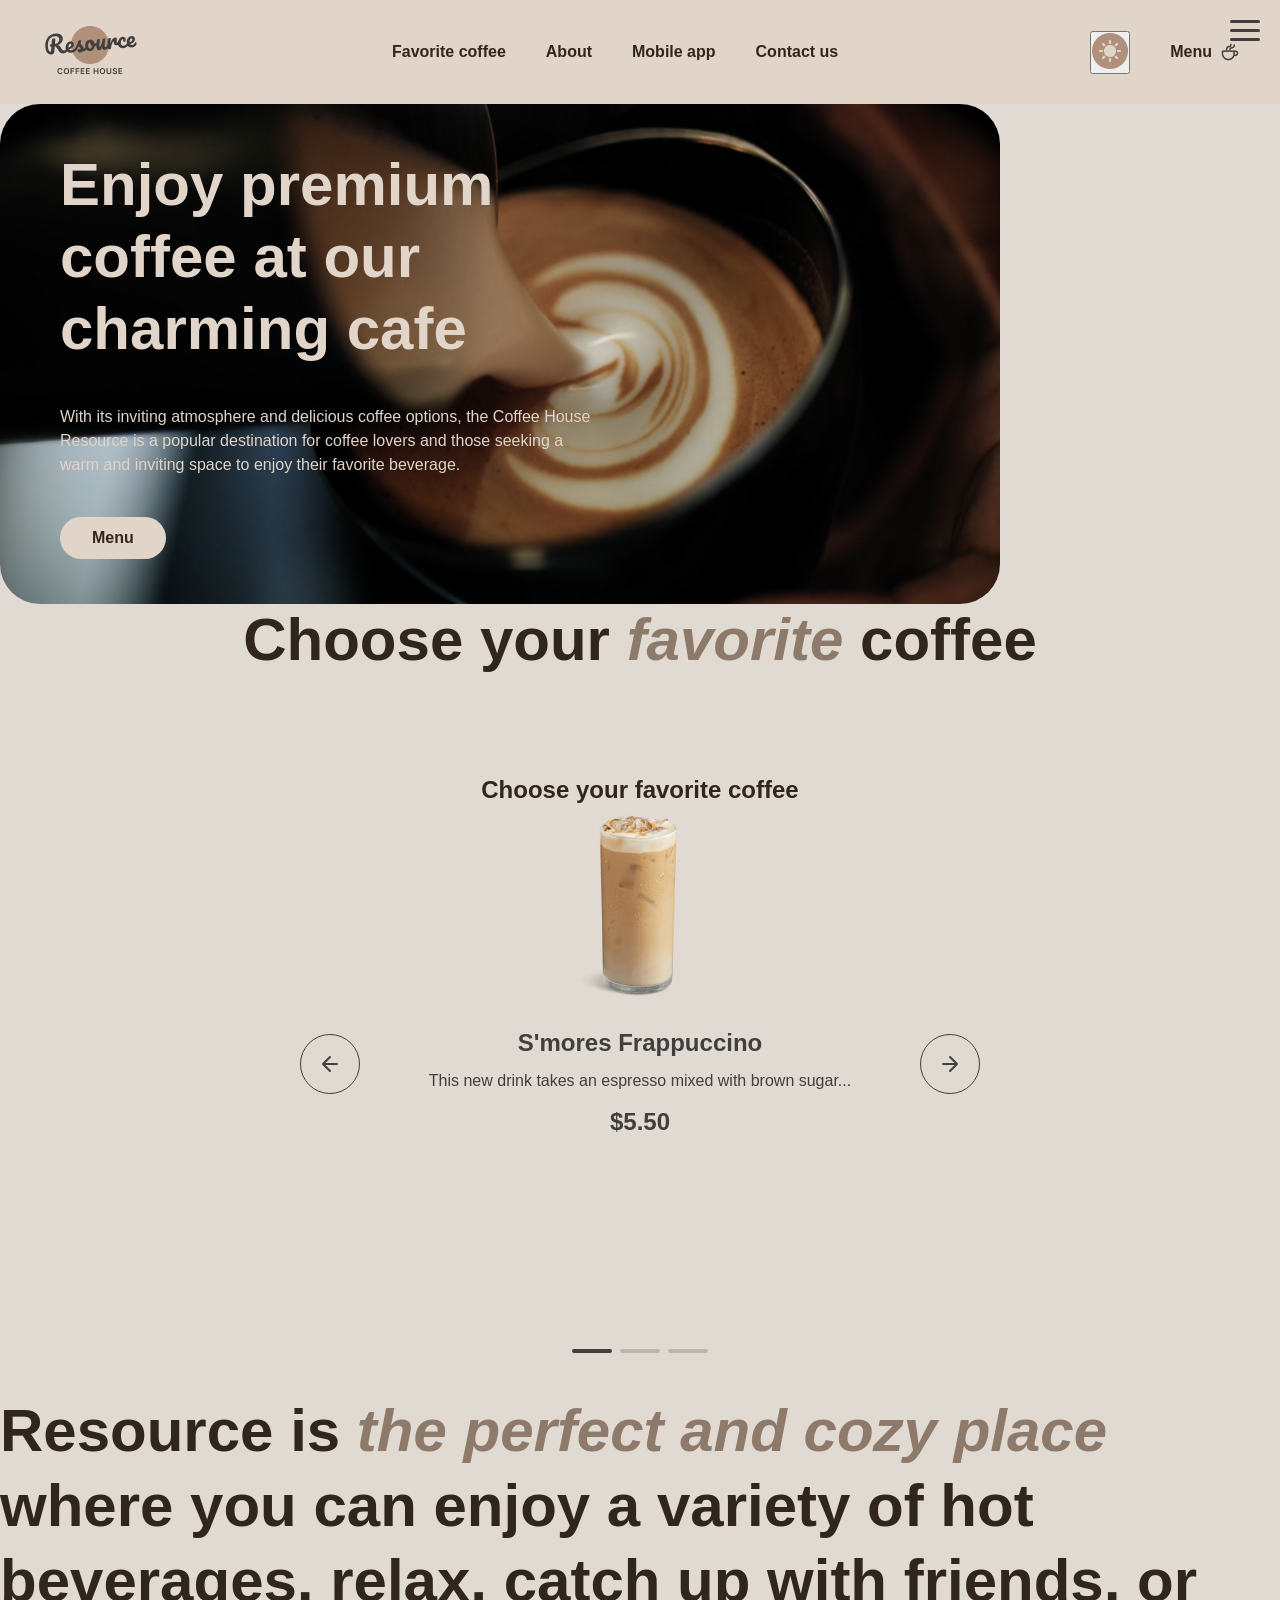
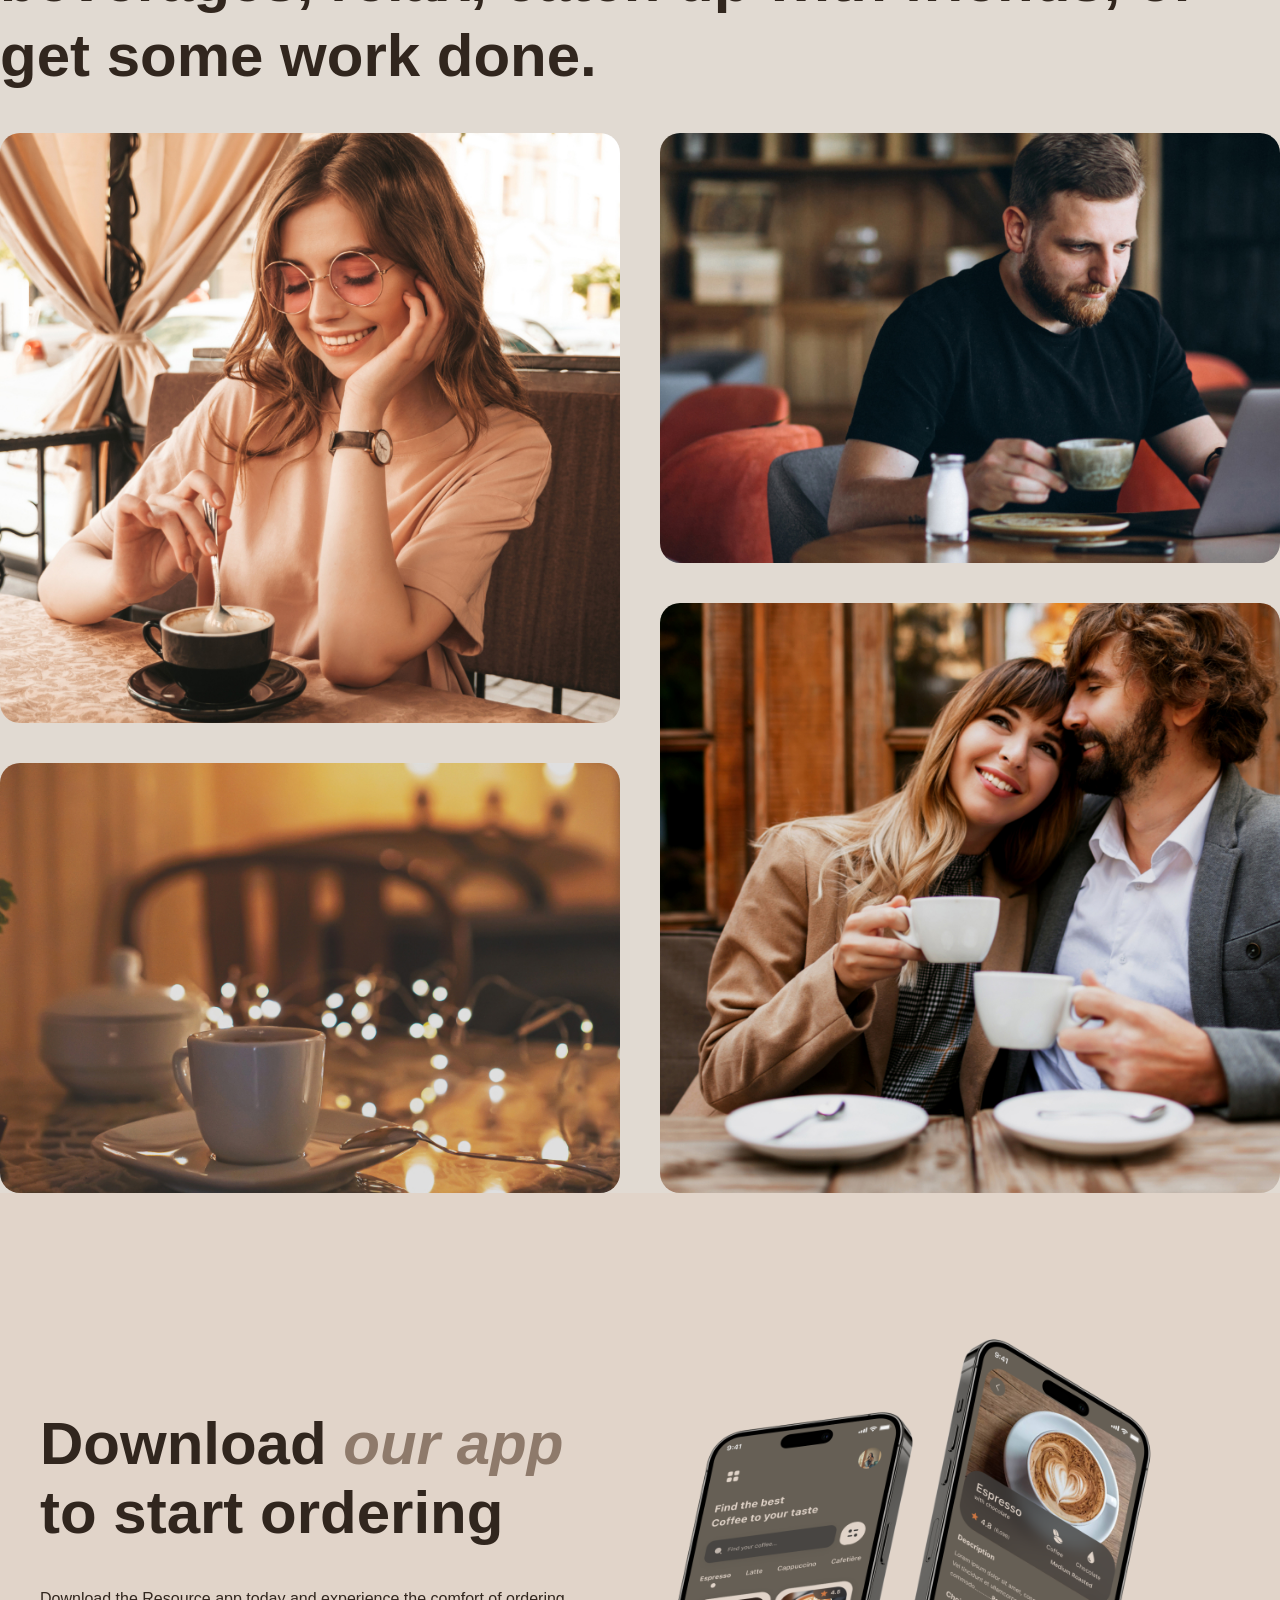
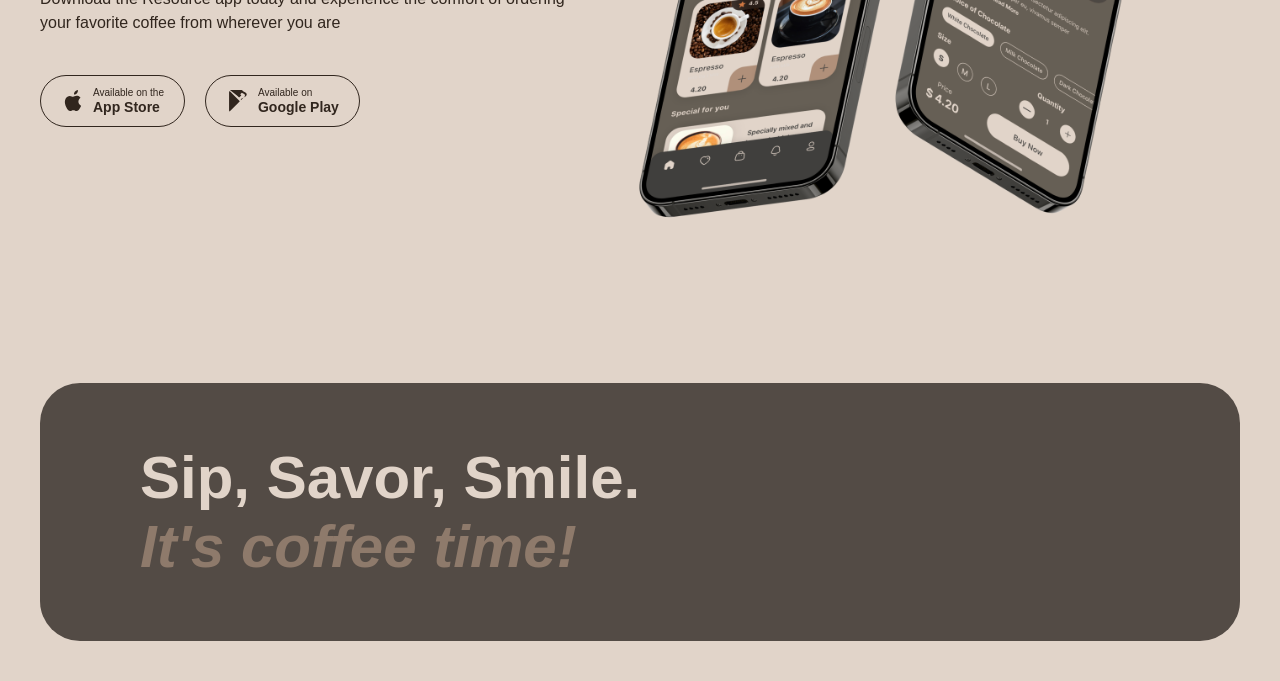
<file: index.html>
<!DOCTYPE html>
<html lang="en">
<head>
  <meta charset="UTF-8">
  <meta name="viewport" content="width=device-width, initial-scale=1.0">
  <title>Coffee House - Home</title>
  <link rel="stylesheet" href="style.css">
  <script src="script.js"></script>
</head>
<body>

  <header class="site-header">
    <div class="header-container">

      <a href="index.html" class="logo">
   <img src="img/logo.png" alt="">
      </a>
  
      <nav class="main-nav">
        <ul class="nav-list">
          <li><a href="#main" class="nav-link">Favorite coffee</a></li>
          <li><a href="#about" class="nav-link">About</a></li>
          <li><a href="#mobileapp" class="nav-link">Mobile app</a></li>
          <li><a href="#contactus" class="nav-link">Contact us</a></li>
        </ul>
      </nav>
  
      <div class="header-actions">
<button class="theme-button" id="theme-toggle" aria-label="Toggle theme">
  <span class="toggle-icon active"><img src="img/Light.png" alt="Светлая тема"></span>
  <span class="toggle-icon"><img src="img/Dark.png" alt="Темная тема"></span>
</button>


        <a href="menu.html" class="menu-btn">
          Menu 
          <img src="img/coffee-cup.png" alt="">
        </a>
<button class="menu-toggle" id="menuToggle" aria-label="Открыть меню">
  <span class="bar"></span>
  <span class="bar"></span>
  <span class="bar"></span>
</button>

<nav class="mobile-menu" id="mobileMenu">
  <div class="menu-header">
    <div class="logo">Resource <span>COFFEE HOUSE</span></div>
    <button class="close-toggle" id="closeToggle">&times;</button>
  </div>

  <ul class="menu-links">
    <li><a href="#main">Favorite coffee</a></li>
    <li><a href="#about">About</a></li>
    <li><a href="#mobileapp">Mobile app</a></li>
    <li><a href="#contactus">Contact us</a></li>
    <li><a href="#menu" class="menu-btn">Menu <span class="cup-icon">☕</span></a></li>
  </ul>
</nav>
  </header>
  
    <section id="main">
      <div class="coffee-card">
        <div class="card-content">
          <h1 class="card-title">Enjoy premium coffee at our charming cafe</h1>
          <p class="card-text">
            With its inviting atmosphere and delicious coffee options, the Coffee House Resource is a popular destination for coffee lovers and those seeking a warm and inviting space to enjoy their favorite beverage.
          </p>
          <a href="#" class="card-button">Menu</a>
        </div>
      </div>
    </section>
 
    
    <section id="about">
      <h2 class="section-title">Choose your <span class="highlight">favorite</span> coffee</h2>
    
    
<section class="coffee-slider-section">
  <h2>Choose your <span>favorite coffee</span></h2>

  <div class="slider-container">

    <button class="slider-arrow prev-btn" id="prevBtn" aria-label="Предыдущий слайд">
      <svg width="24" height="24" viewBox="0 0 24 24" fill="none" xmlns="http://w3.org">
        <path d="M19 12H5M5 12L12 19M5 12L12 5" stroke="currentColor" stroke-width="2" stroke-linecap="round" stroke-linejoin="round"/>
      </svg>
    </button>

    <div class="slider-track">
      <div class="slide active">
        <img src="img/coffee-slider-1.png" alt="S'mores Frappuccino" class="slide-img">
        <h3 class="slide-title">S'mores Frappuccino</h3>
        <p class="slide-description">This new drink takes an espresso mixed with brown sugar...</p>
        <span class="slide-price">$5.50</span>
      </div>
      
      <div class="slide">
        <img src="img/coffee-slider-2.png" alt="Caramel Macchiato" class="slide-img">
        <h3 class="slide-title">Caramel Macchiato</h3>
        <p class="slide-description">Rich espresso meets caramel syrup and steamed milk...</p>
        <span class="slide-price">$5.00</span>
      </div>

      <div class="slide">
        <img src="img/coffee-slider-3.png" alt="Classic Iced Latte" class="slide-img">
        <h3 class="slide-title">Classic Iced Latte</h3>
        <p class="slide-description">Our signature espresso over ice, combined with fresh milk...</p>
        <span class="slide-price">$4.50</span>
      </div>
    </div>

    <button class="slider-arrow next-btn" id="nextBtn" aria-label="Следующий слайд">
      <svg width="24" height="24" viewBox="0 0 24 24" fill="none" xmlns="http://w3.org">
        <path d="M5 12H19M19 12L12 5M19 12L12 19" stroke="currentColor" stroke-width="2" stroke-linecap="round" stroke-linejoin="round"/>
      </svg>
    </button>

  </div> 

  <div class="slider-controls">
    <span class="control-line active"></span>
    <span class="control-line"></span>
    <span class="control-line"></span>
  </div>

</section> 

  </div>
    <section id="mobileapp">
      <h2 class="about-title">
        Resource is <span class="highlight-italic">the perfect and cozy place</span> where you can enjoy a variety of hot beverages, relax, catch up with friends, or get some work done.
      </h2>
    
      <div class="about-grid">
        <div class="grid-item item-1">
          <img src="img/about-1.jpg" alt="Девушка пьет кофе">
        </div>
        <div class="grid-item item-2">
          <img src="img/about-3.jpg" alt="Мужчина работает за ноутбуком">
        </div>
        <div class="grid-item item-3">
          <img src="img/about-2.jpg" alt="Чашка кофе и гирлянды">
        </div>
        <div class="grid-item item-4">
          <img src="img/about-4.jpg" alt="Пара в кафе">
        </div>
      </div>
    </section>
    
    <section class="download-section">
      <div class="download-container">
        
        <div class="download-content">
          <h2 class="download-title">
            Download <span class="highlight-italic">our app</span> to start ordering
          </h2>
          <p class="download-text">
            Download the Resource app today and experience the comfort of ordering your favorite coffee from wherever you are
          </p>
          
          <div class="apps-buttons">
            <a href="#" class="app-btn">
              <svg class="app-icon" width="24" height="24" viewBox="0 0 24 24" fill="currentColor">
                <path d="M18.71 19.5c-.83 1.24-1.71 2.45-3.05 2.47-1.34.03-1.77-.79-3.29-.79-1.53 0-2 .77-3.27.82-1.31.05-2.3-1.32-3.14-2.53C4.25 17 2.94 12.45 4.7 9.39c.87-1.52 2.43-2.48 4.12-2.51 1.28-.02 2.5.87 3.29.87.78 0 2.26-1.07 3.81-.91.65.03 2.47.26 3.64 1.98-.09.06-2.17 1.28-2.15 3.81.03 3.02 2.65 4.03 2.68 4.04-.03.07-.42 1.44-1.38 2.83M15.97 4.17c.66-.81 1.11-1.93.99-3.06-1 .04-2.21.67-2.93 1.49-.62.69-1.16 1.84-1.01 2.96 1.12.09 2.27-.58 2.95-1.39z"/>
              </svg>
              <div class="btn-text">
                <span class="btn-subtitle">Available on the</span>
                <span class="btn-title">App Store</span>
              </div>
            </a>
    
            <a href="#" class="app-btn">
              <svg class="app-icon" width="24" height="24" viewBox="0 0 24 24" fill="currentColor">
                <path d="M3.609 2.11L13.82 12.32 3.61 22.53c-.347-.323-.55-.79-.55-1.31V3.42c0-.52.203-.987.55-1.31zm11.29 9.13L18.42 7.72c.32-.303.52-.733.52-1.22 0-.583-.284-1.092-.72-1.378l-2.42-1.36-1.56 1.56.01.01 1.05 1.05-2.2 2.2-2.14-2.14L3.92 1.06c.33-.04.66-.06 1.01-.06h10.02c.9 0 1.69.46 2.15 1.16l2.36 1.33c.96.54 1.43 1.54 1.18 2.53-.16.63-.58 1.14-1.13 1.45l-4.63 2.6z"/>
              </svg>
              <div class="btn-text">
                <span class="btn-subtitle">Available on</span>
                <span class="btn-title">Google Play</span>
              </div>
            </a>
          </div>
        </div>
    
        <div class="download-images">
          <div class="phone-mockup phone-left">
            <img src="img/mobile-screens.png" alt="">
          </div>
        </div>
    
      </div>
    </section>


    <section id="contactus">
    <footer class="footer-section">
      <div class="footer-card">
        
        <div class="footer-left">
          <h2 class="footer-slogan">
            Sip, Savor, Smile.<br>
            <span class="highlight-italic">It's coffee time!</span>
          </h2>
    
      </div>
    </footer>
  </section>

</script>
</body>
</html>
</file>
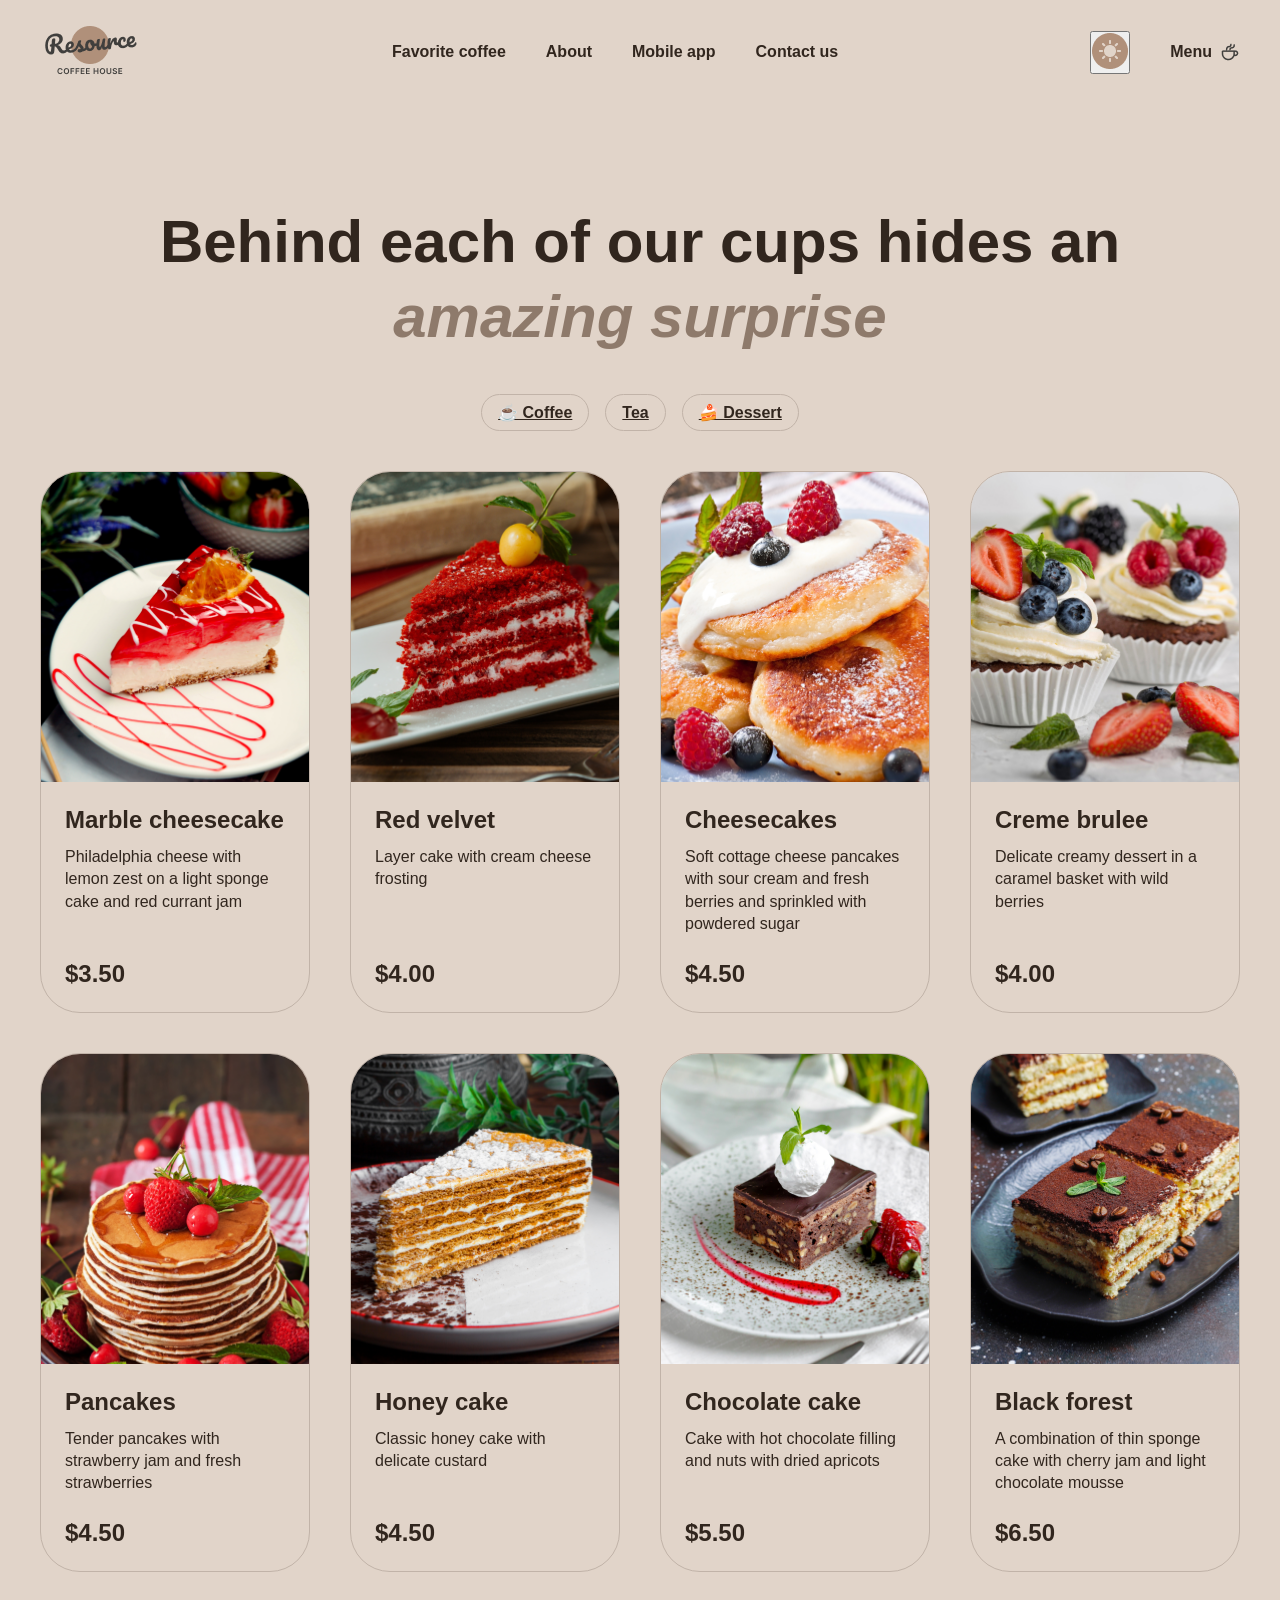
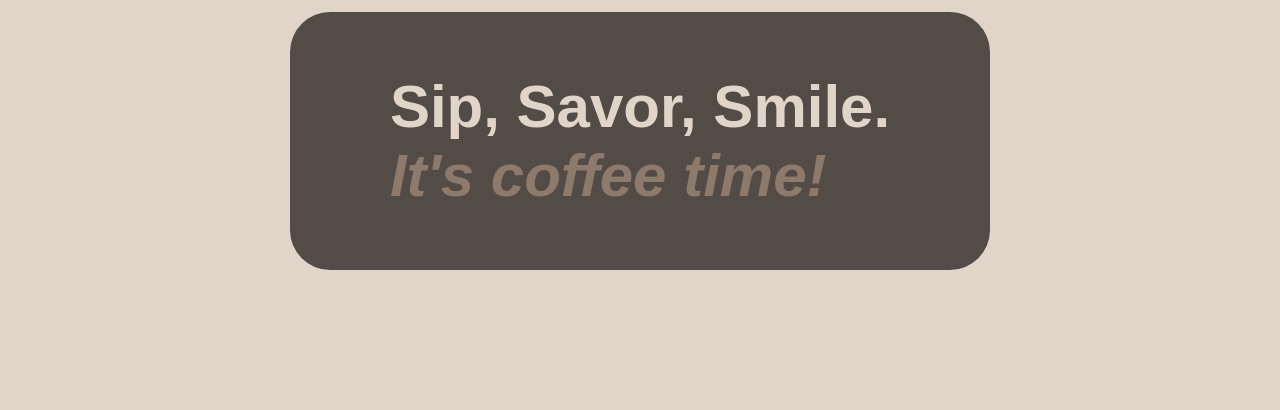
<file: desert.html>
<!DOCTYPE html>
<html lang="en">
<head>
    <meta charset="UTF-8">
    <meta name="viewport" content="width=device-width, initial-scale=1.0">
    <title>Document</title>
    <link rel="stylesheet" href="style.css">
    <script src="script.js"></script>
</head>
<body>
     <!-- Шапка сайта (Header) - общая для обеих страниц -->
  <header class="site-header">
    <div class="header-container">
      <!-- Логотип -->
      <a href="index.html" class="logo">
   <img src="img/logo.png" alt="">
      </a>
  
      <!-- Навигация -->
      <nav class="main-nav">
        <ul class="nav-list">
          <li><a href="#" class="nav-link">Favorite coffee</a></li>
          <li><a href="#" class="nav-link">About</a></li>
          <li><a href="#" class="nav-link">Mobile app</a></li>
          <li><a href="#" class="nav-link">Contact us</a></li>
        </ul>
      </nav>
  
      <!-- Правый блок: Переключатель темы и Меню -->
      <div class="header-actions">
        <!-- Переключатель темы (солнце/луна) -->
<!-- Переключатель темы (солнце/луна) -->
<button class="theme-button" id="theme-toggle" aria-label="Toggle theme">
  <span class="toggle-icon active"><img src="img/Light.png" alt="Светлая тема"></span>
  <span class="toggle-icon"><img src="img/Dark.png" alt="Темная тема"></span>
</button>


        <!-- Ссылка/Кнопка Меню -->
        <a href="menu.html" class="menu-btn">
          Menu 
          <img src="img/coffee-cup.png" alt="">
        </a>
      </div>
    </div>
  </header>

  <section class="menu-section">
    <h2 class="menu-title">Behind each of our cups hides an <span class="highlight-italic">amazing surprise</span></h2>
  
  
 <!-- Переключатель категорий (Табы) -->
 <div class="menu-tabs">
    <!-- Ссылка на КОФЕ (menu.html). Класс active убираем, так как мы сейчас на странице чая -->
    <a href="menu.html" class="tab-btn" data-category="coffee">☕ Coffee</a>
  
    <!-- Ссылка на ЧАЙ (tea.html). Она АКТИВНАЯ, поэтому оставляем class="tab-btn active" -->
    <a href="tea.html" class="tab-btn active" data-category="tea">Tea</a>
  
    <!-- Ссылка на ДЕСЕРТЫ (dessert.html). Тоже обычный класс tab-btn -->
    <a href="desert.html" class="tab-btn" data-category="dessert">🍰 Dessert</a>
  </div>
  <div class="menu-grid">
  <!-- Карточка 1: Marble cheesecake -->
  <div class="product-card">
    <div class="product-img-wrapper">
      <img src="img/dessert-1.png" alt="Marble cheesecake" class="product-img">
    </div>
    <div class="product-info">
      <h3 class="product-name">Marble cheesecake</h3>
      <p class="product-description">Philadelphia cheese with lemon zest on a light sponge cake and red currant jam</p>
      <span class="product-price">$3.50</span>
    </div>
  </div>

  <!-- Карточка 2: Red velvet -->
  <div class="product-card">
    <div class="product-img-wrapper">
      <img src="img/dessert-2.png" alt="Red velvet" class="product-img">
    </div>
    <div class="product-info">
      <h3 class="product-name">Red velvet</h3>
      <p class="product-description">Layer cake with cream cheese frosting</p>
      <span class="product-price">$4.00</span>
    </div>
  </div>

  <!-- Карточка 3: Cheesecakes -->
  <div class="product-card">
    <div class="product-img-wrapper">
      <img src="img/dessert-3.png" alt="Cheesecakes" class="product-img">
    </div>
    <div class="product-info">
      <h3 class="product-name">Cheesecakes</h3>
      <p class="product-description">Soft cottage cheese pancakes with sour cream and fresh berries and sprinkled with powdered sugar</p>
      <span class="product-price">$4.50</span>
    </div>
  </div>

  <!-- Карточка 4: Creme brulee -->
  <div class="product-card">
    <div class="product-img-wrapper">
      <img src="img/dessert-4.png" alt="Creme brulee" class="product-img">
    </div>
    <div class="product-info">
      <h3 class="product-name">Creme brulee</h3>
      <p class="product-description">Delicate creamy dessert in a caramel basket with wild berries</p>
      <span class="product-price">$4.00</span>
    </div>
  </div>

  <!-- Карточка 5: Pancakes -->
  <div class="product-card">
    <div class="product-img-wrapper">
      <img src="img/dessert-5.png" alt="Pancakes" class="product-img">
    </div>
    <div class="product-info">
      <h3 class="product-name">Pancakes</h3>
      <p class="product-description">Tender pancakes with strawberry jam and fresh strawberries</p>
      <span class="product-price">$4.50</span>
    </div>
  </div>

  <!-- Карточка 6: Honey cake -->
  <div class="product-card">
    <div class="product-img-wrapper">
      <img src="img/dessert-6.png" alt="Honey cake" class="product-img">
    </div>
    <div class="product-info">
      <h3 class="product-name">Honey cake</h3>
      <p class="product-description">Classic honey cake with delicate custard</p>
      <span class="product-price">$4.50</span>
    </div>
  </div>

  <!-- Карточка 7: Chocolate cake -->
  <div class="product-card">
    <div class="product-img-wrapper">
      <img src="img/dessert-7.png" alt="Chocolate cake" class="product-img">
    </div>
    <div class="product-info">
      <h3 class="product-name">Chocolate cake</h3>
      <p class="product-description">Cake with hot chocolate filling and nuts with dried apricots</p>
      <span class="product-price">$5.50</span>
    </div>
  </div>

  <!-- Карточка 8: Black forest -->
  <div class="product-card">
    <div class="product-img-wrapper">
      <img src="img/dessert-8.png" alt="Black forest" class="product-img">
    </div>
    <div class="product-info">
      <h3 class="product-name">Black forest</h3>
      <p class="product-description">A combination of thin sponge cake with cherry jam and light chocolate mousse</p>
      <span class="product-price">$6.50</span>
    </div>
  </div>
</div>
<section id="contactus">
  <footer class="footer-section">
    <div class="footer-card">
      
      <!-- Левая колонка: Слоган и соцсети -->
      <div class="footer-left">
        <h2 class="footer-slogan">
          Sip, Savor, Smile.<br>
          <span class="highlight-italic">It's coffee time!</span>
        </h2>
  
    </div>
  </footer>
</section>
  
</body>
</html>
</file>
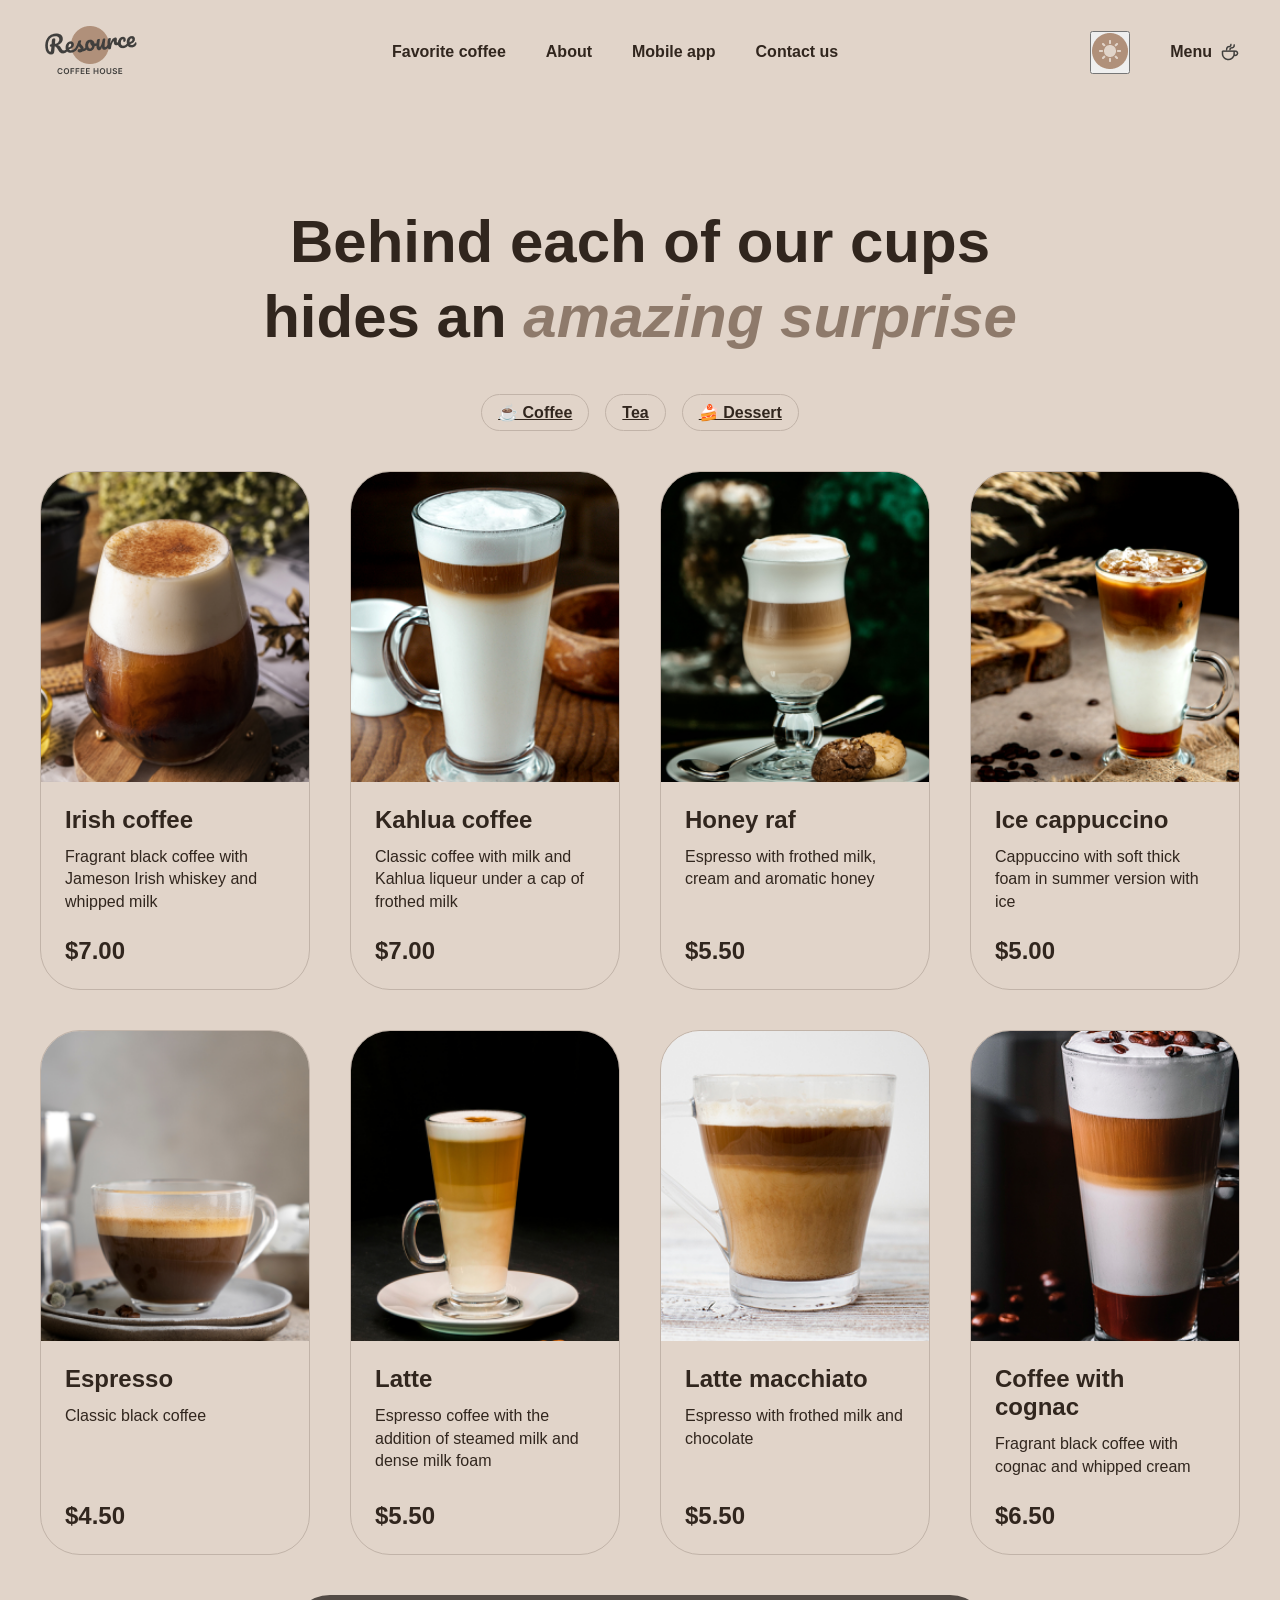
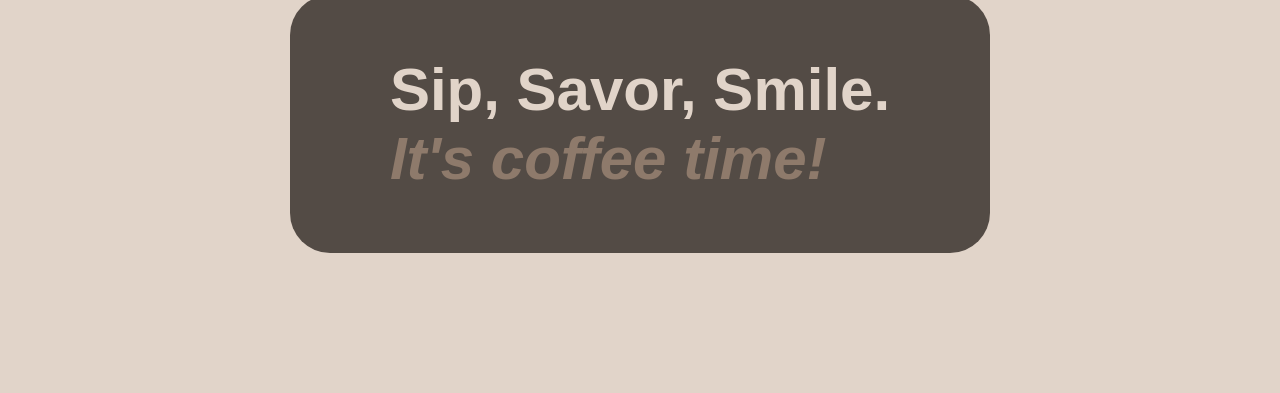
<file: menu.html>
<!DOCTYPE html>
<html lang="en">
<head>
  <meta charset="UTF-8">
  <meta name="viewport" content="width=device-width, initial-scale=1.0">
  <title>Document</title>
  <link rel="stylesheet" href="style.css">
  <script src="script.js"></script>
</head>
<body>
   <!-- Шапка сайта (Header) - общая для обеих страниц -->
   <header class="site-header">
    <div class="header-container">
      <!-- Логотип -->
      <a href="index.html" class="logo">
   <img src="img/logo.png" alt="">
      </a>
  
      <!-- Навигация -->
      <nav class="main-nav">
        <ul class="nav-list">
          <li><a href="#" class="nav-link">Favorite coffee</a></li>
          <li><a href="#" class="nav-link">About</a></li>
          <li><a href="#" class="nav-link">Mobile app</a></li>
          <li><a href="#" class="nav-link">Contact us</a></li>
        </ul>
      </nav>
  
      <!-- Правый блок: Переключатель темы и Меню -->
      <div class="header-actions">
        <!-- Переключатель темы (солнце/луна) -->
<!-- Переключатель темы (солнце/луна) -->
<button class="theme-button" id="theme-toggle" aria-label="Toggle theme">
  <span class="toggle-icon active"><img src="img/Light.png" alt="Светлая тема"></span>
  <span class="toggle-icon"><img src="img/Dark.png" alt="Темная тема"></span>
</button>

        <!-- Ссылка/Кнопка Меню -->
        <a href="#" class="menu-btn">
          Menu 
          <img src="img/coffee-cup.png" alt="">
        </a>
      </div>
    </div>
  </header>

  <section class="menu-section">
    <!-- Заголовок секции -->
    <h2 class="menu-title">
      Behind each of our cups<br>
      hides an <span class="highlight-italic">amazing surprise</span>
    </h2>
  
 <!-- Переключатель категорий (Табы) -->
<div class="menu-tabs">
  <!-- Ссылка на КОФЕ (menu.html). Класс active убираем, так как мы сейчас на странице чая -->
  <a href="menu.html" class="tab-btn" data-category="coffee">☕ Coffee</a>

  <!-- Ссылка на ЧАЙ (tea.html). Она АКТИВНАЯ, поэтому оставляем class="tab-btn active" -->
  <a href="tea.html" class="tab-btn active" data-category="tea">Tea</a>

  <!-- Ссылка на ДЕСЕРТЫ (dessert.html). Тоже обычный класс tab-btn -->
  <a href="desert.html" class="tab-btn" data-category="dessert">🍰 Dessert</a>
</div>

<div class="menu-grid">
  <!-- Карточка 1 -->
  <div class="product-card">
    <div class="product-img-wrapper">
      <img src="img/coffee-1.png" alt="Irish coffee" class="product-img">
    </div>
    <div class="product-info">
      <h3 class="product-name">Irish coffee</h3>
      <p class="product-description">Fragrant black coffee with Jameson Irish whiskey and whipped milk</p>
      <span class="product-price">$7.00</span>
    </div>
  </div>

  <!-- Карточка 2 -->
  <div class="product-card">
    <div class="product-img-wrapper">
      <img src="img/coffee-2.png" alt="Kahlua coffee" class="product-img">
    </div>
    <div class="product-info">
      <h3 class="product-name">Kahlua coffee</h3>
      <p class="product-description">Classic coffee with milk and Kahlua liqueur under a cap of frothed milk</p>
      <span class="product-price">$7.00</span>
    </div>
  </div>

  <!-- Карточка 3 -->
  <div class="product-card">
    <div class="product-img-wrapper">
      <img src="img/coffee-3.png" alt="Honey raf" class="product-img">
    </div>
    <div class="product-info">
      <h3 class="product-name">Honey raf</h3>
      <p class="product-description">Espresso with frothed milk, cream and aromatic honey</p>
      <span class="product-price">$5.50</span>
    </div>
  </div>

  <!-- Карточка 4 -->
  <div class="product-card">
    <div class="product-img-wrapper">
      <img src="img/coffee-4.png" alt="Ice cappuccino" class="product-img">
    </div>
    <div class="product-info">
      <h3 class="product-name">Ice cappuccino</h3>
      <p class="product-description">Cappuccino with soft thick foam in summer version with ice</p>
      <span class="product-price">$5.00</span>
    </div>
  </div>

  <!-- Карточка 5 -->
  <div class="product-card">
    <div class="product-img-wrapper">
      <img src="img/coffee-5.png" alt="Espresso" class="product-img">
    </div>
    <div class="product-info">
      <h3 class="product-name">Espresso</h3>
      <p class="product-description">Classic black coffee</p>
      <span class="product-price">$4.50</span>
    </div>
  </div>

  <!-- Карточка 6 -->
  <div class="product-card">
    <div class="product-img-wrapper">
      <img src="img/coffee-6.png" alt="Latte" class="product-img">
    </div>
    <div class="product-info">
      <h3 class="product-name">Latte</h3>
      <p class="product-description">Espresso coffee with the addition of steamed milk and dense milk foam</p>
      <span class="product-price">$5.50</span>
    </div>
  </div>

  <!-- Карточка 7 -->
  <div class="product-card">
    <div class="product-img-wrapper">
      <img src="img/coffee-7.png" alt="Latte macchiato" class="product-img">
    </div>
    <div class="product-info">
      <h3 class="product-name">Latte macchiato</h3>
      <p class="product-description">Espresso with frothed milk and chocolate</p>
      <span class="product-price">$5.50</span>
    </div>
  </div>

  <!-- Карточка 8 -->
  <div class="product-card">
    <div class="product-img-wrapper">
      <img src="img/coffee-8.png" alt="Coffee with cognac" class="product-img">
    </div>
    <div class="product-info">
      <h3 class="product-name">Coffee with cognac</h3>
      <p class="product-description">Fragrant black coffee with cognac and whipped cream</p>
      <span class="product-price">$6.50</span>
    </div>
  </div>
</div>


<section id="contactus">
  <footer class="footer-section">
    <div class="footer-card">
      
      <!-- Левая колонка: Слоган и соцсети -->
      <div class="footer-left">
        <h2 class="footer-slogan">
          Sip, Savor, Smile.<br>
          <span class="highlight-italic">It's coffee time!</span>
        </h2>
  
    </div>
  </footer>
</section>
  
</body>
</html>
</file>
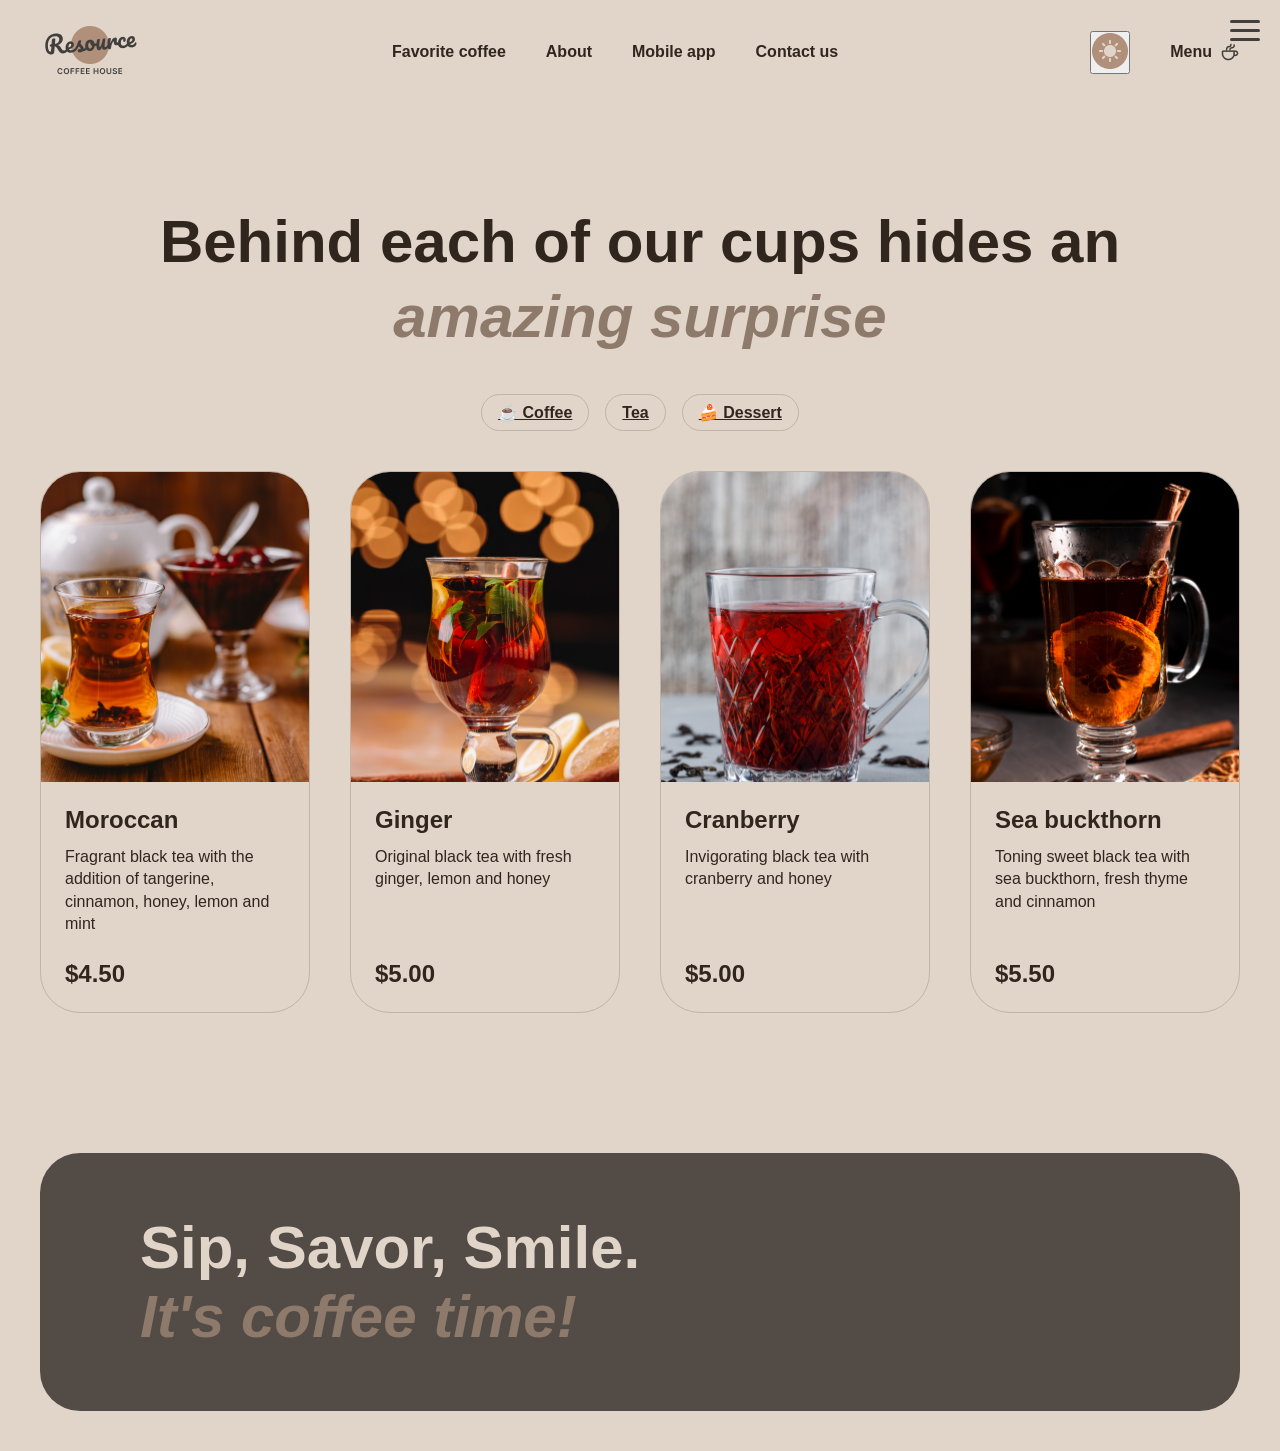
<file: tea.html>
<!DOCTYPE html>
<html lang="en">
<head>
    <meta charset="UTF-8">
    <meta name="viewport" content="width=device-width, initial-scale=1.0">
    <title>Document</title>
    <link rel="stylesheet" href="style.css">
    <script src="script.js"></script>
</head>
<body>
     <!-- Шапка сайта (Header) - общая для обеих страниц -->
  <header class="site-header">
    <div class="header-container">
      <!-- Логотип -->
      <a href="index.html" class="logo">
   <img src="img/logo.png" alt="">
      </a>
  
      <!-- Навигация -->
      <nav class="main-nav">
        <ul class="nav-list">
          <li><a href="#" class="nav-link">Favorite coffee</a></li>
          <li><a href="#" class="nav-link">About</a></li>
          <li><a href="#" class="nav-link">Mobile app</a></li>
          <li><a href="#" class="nav-link">Contact us</a></li>
        </ul>
      </nav>
  
      <!-- Правый блок: Переключатель темы и Меню -->
      <div class="header-actions">
        <!-- Переключатель темы (солнце/луна) -->
<!-- Переключатель темы (солнце/луна) -->
<button class="theme-button" id="theme-toggle" aria-label="Toggle theme">
  <span class="toggle-icon active"><img src="img/Light.png" alt="Светлая тема"></span>
  <span class="toggle-icon"><img src="img/Dark.png" alt="Темная тема"></span>
</button>


        <!-- Ссылка/Кнопка Меню -->
        <a href="menu.html" class="menu-btn">
          Menu 
          <img src="img/coffee-cup.png" alt="">
        </a>

        <!-- Кнопка бургер-меню -->
<button class="menu-toggle" id="menuToggle" aria-label="Открыть меню">
  <span class="bar"></span>
  <span class="bar"></span>
  <span class="bar"></span>
</button>

<!-- Полноэкранное мобильное меню -->
<nav class="mobile-menu" id="mobileMenu">
  <!-- Верхняя панель меню (логотип и кнопка закрытия) -->
  <div class="menu-header">
    <div class="logo">Resource <span>COFFEE HOUSE</span></div>
    <button class="close-toggle" id="closeToggle">&times;</button>
  </div>

  <!-- Ссылки на разделы -->
  <ul class="menu-links">
    <li><a href="#favorite">Favorite coffee</a></li>
    <li><a href="#about">About</a></li>
    <li><a href="#app">Mobile app</a></li>
    <li><a href="#contacts">Contact us</a></li>
    <li><a href="#menu" class="menu-btn">Menu <span class="cup-icon">☕</span></a></li>
  </ul>
</nav>

  </header>
  

<section class="menu-section">
    <h2 class="menu-title">Behind each of our cups hides an <span class="highlight-italic">amazing surprise</span></h2>
  
  
 <!-- Переключатель категорий (Табы) -->
 <div class="menu-tabs">
    <!-- Ссылка на КОФЕ (menu.html). Класс active убираем, так как мы сейчас на странице чая -->
    <a href="menu.html" class="tab-btn" data-category="coffee">☕ Coffee</a>
  
    <!-- Ссылка на ЧАЙ (tea.html). Она АКТИВНАЯ, поэтому оставляем class="tab-btn active" -->
    <a href="tea.html" class="tab-btn active" data-category="tea">Tea</a>
  
    <!-- Ссылка на ДЕСЕРТЫ (dessert.html). Тоже обычный класс tab-btn -->
    <a href="desert.html" class="tab-btn" data-category="dessert">🍰 Dessert</a>
  </div>
  
    <!-- СЕТКА ДЛЯ ЧАЯ (Показывается при клике на Tea) -->
    <div class="menu-grid">
      
      <!-- Карточка 1: Moroccan -->
      <div class="product-card">
        <div class="product-img-wrapper">
          <img src="img/tea-1.png" alt="Moroccan tea" class="product-img">
        </div>
        <div class="product-info">
          <h3 class="product-name">Moroccan</h3>
          <p class="product-description">Fragrant black tea with the addition of tangerine, cinnamon, honey, lemon and mint</p>
          <span class="product-price">$4.50</span>
        </div>
      </div>
  
      <!-- Карточка 2: Ginger -->
      <div class="product-card">
        <div class="product-img-wrapper">
          <img src="img/tea-2.png" alt="Ginger tea" class="product-img">
        </div>
        <div class="product-info">
          <h3 class="product-name">Ginger</h3>
          <p class="product-description">Original black tea with fresh ginger, lemon and honey</p>
          <span class="product-price">$5.00</span>
        </div>
      </div>
  
      <!-- Карточка 3: Cranberry -->
      <div class="product-card">
        <div class="product-img-wrapper">
          <img src="img/tea-3.png" alt="Cranberry tea" class="product-img">
        </div>
        <div class="product-info">
          <h3 class="product-name">Cranberry</h3>
          <p class="product-description">Invigorating black tea with cranberry and honey</p>
          <span class="product-price">$5.00</span>
        </div>
      </div>
  
      <!-- Карточка 4: Sea buckthorn -->
      <div class="product-card">
        <div class="product-img-wrapper">
          <img src="img/tea-4.png" alt="Sea buckthorn tea" class="product-img">
        </div>
        <div class="product-info">
          <h3 class="product-name">Sea buckthorn</h3>
          <p class="product-description">Toning sweet black tea with sea buckthorn, fresh thyme and cinnamon</p>
          <span class="product-price">$5.50</span>
        </div>
      </div>
  
    </div>
  
  </section>
  
  <section id="contactus">
    <footer class="footer-section">
      <div class="footer-card">
        
        <!-- Левая колонка: Слоган и соцсети -->
        <div class="footer-left">
          <h2 class="footer-slogan">
            Sip, Savor, Smile.<br>
            <span class="highlight-italic">It's coffee time!</span>
          </h2>
    
      </div>
    </footer>
  </section>
  
</body>
</html>
</file>
<file: style.css>
* {
    margin: 0;
    padding: 0;
    box-sizing: border-box;
  }
body {
  font-family: 'Inter', sans-serif;
  margin: 0;
  background-color: #E1D4C9; 
}

.site-header {
  width: 100%;
  background-color: #E1D4C9; 
  padding: 20px 40px; 
  box-sizing: border-box;
}

.header-container {
  max-width: 1360px; 
  margin: 0 auto;
  display: flex;
  align-items: center;
  justify-content: space-between; 
}


.nav-list {
  display: flex;
  list-style: none;
  margin: 0;
  padding: 0;
  gap: 40px; 
}

.nav-link {
  text-decoration: none;
  color: #31261E;
  font-size: 16px;
  font-weight: 600;
  position: relative;
}

.nav-link::after {
  content: '';
  position: absolute;
  width: 100%;
  height: 2px;
  bottom: -4px;
  left: 0;
  background-color: #31261E;
  transform: scaleX(0);
  transition: transform 0.3s ease;
}

.nav-link:hover::after {
  transform: scaleX(1);
}

.header-actions {
  display: flex;
  align-items: center;
  gap: 40px; 
}


.theme-toggle {
  display: flex;
  align-items: center;
  justify-content: space-between;
  width: 97px;
  height: 61px;
  background-color: #E1D4C9;
  border: 1px solid #31261E;
  border-radius: 100px;
  padding: 10px;
  cursor: pointer;
  position: relative;
}

.menu-btn {
  display: flex;
  align-items: center;
  gap: 8px; 
  text-decoration: none;
  color: #31261E;
  font-size: 16px;
  font-weight: 600;
  position: relative;
}

.menu-btn::after {
  content: '';
  position: absolute;
  width: 100%;
  height: 2px;
  bottom: -4px;
  left: 0;
  background-color: #31261E;
  transform: scaleX(0);
  transition: transform 0.3s ease;
}

.menu-btn:hover::after {
  transform: scaleX(1);
}

.menu-icon {
  display: inline-block;
  vertical-align: middle;
}

.coffee-card {
  position: relative;
  width: 100%;
  max-width: 1000px; 
  height: 500px;     
  border-radius: 40px; 
  background-image: url(img/img-hero.jpg);
  background-size: cover;
  background-position: center;
  overflow: hidden;
  display: flex;
  align-items: center; 
  padding: 60px;       
  box-sizing: border-box;
}

.card-content {
  max-width: 540px; 
  display: flex;
  flex-direction: column;
  gap: 40px; 
}

.card-title {
  color: #E1D4C9; 
  font-family: 'Inter', sans-serif; 
  font-size: 60px;
  font-weight: 600;
  line-height: 1.2;
  margin: 0;
}

.card-text {
  color: #E1D4C9;
  font-family: 'Inter', sans-serif;
  font-size: 16px;
  line-height: 1.5;
  margin: 0;
}

.card-button {
  align-self: flex-start; 
  background-color: #E1D4C9;
  color: #31261E;
  text-decoration: none;
  padding: 12px 32px;
  border-radius: 100px;
  font-family: 'Inter', sans-serif;
  font-weight: 600;
  font-size: 16px;
  transition: background-color 0.3s ease;
}

.card-button:hover {
  background-color: #b5a79c; 
}

.favorite-coffee-section {
  width: 100%;
  max-width: 1440px;
  margin: 0 auto;
  padding: 100px 40px;
  background-color: #E1D4C9; 
  display: flex;
  flex-direction: column;
  align-items: center;
  box-sizing: border-box;
  font-family: 'Inter', sans-serif;
}


.section-title {
  font-size: 60px;
  font-weight: 600;
  line-height: 1.2;
  color: #31261E; 
  margin: 0 0 60px 0;
  text-align: center;
}

.section-title .highlight {
  color: #8E7A6B; 
  font-style: italic;
}


.slider-container {
  display: flex;
  align-items: center;
  justify-content: center;
  gap: 40px; 
  width: 100%;
  max-width: 800px;
}

.slider-arrow {
  width: 60px;
  height: 60px;
  border-radius: 50%;
  border: 1px solid #31261E;
  background-color: transparent;
  color: #31261E;
  display: flex;
  align-items: center;
  justify-content: center;
  cursor: pointer;
  transition: all 0.3s ease;
  flex-shrink: 0;
}

.slider-arrow:hover {
  background-color: #31261E;
  color: #E1D4C9;
}


.coffee-card-active {
  display: flex;
  flex-direction: column;
  align-items: center;
  text-align: center;
  max-width: 480px;
}

.coffee-image-wrapper {
  width: 100%;
  max-width: 480px;
  height: 480px;
  display: flex;
  align-items: center;
  justify-content: center;
  margin-bottom: 20px;
}

.coffee-image {
  max-width: 100%;
  max-height: 100%;
  object-fit: contain;
}


.coffee-info {
  display: flex;
  flex-direction: column;
  align-items: center;
  gap: 16px; 
}

.coffee-name {
  font-size: 24px;
  font-weight: 600;
  color: #31261E;
  margin: 0;
}

.coffee-description {
  font-size: 16px;
  line-height: 1.5;
  color: #31261E;
  margin: 0;
}

.coffee-price {
  font-size: 24px;
  font-weight: 600;
  color: #31261E;
}

.slider-pagination {
  display: flex;
  gap: 12px;
  margin-top: 40px;
}

.pagination-bullet {
  width: 40px;
  height: 4px;
  background-color: #C1B3A8; 
  border-radius: 2px;
  transition: background-color 0.3s ease;
}

.pagination-bullet.active {
  background-color: #31261E; 
}

.about-section {
  width: 100%;
  max-width: 1440px; 
  margin: 0 auto;
  padding: 100px 40px;
  background-color: #E1D4C9; 
  box-sizing: border-box;
  font-family: 'Inter', sans-serif;
}


.about-title {
  font-size: 60px;
  font-weight: 600;
  line-height: 1.25;
  color: #31261E; 
  margin: 0 0 40px 0;
  max-width: 100%; 
}


.about-title .highlight-italic {
  color: #8E7A6B; 
  font-style: italic;
  font-weight: 600;
}


.about-grid {
  display: grid;
  grid-template-columns: repeat(2, 1fr); 
  gap: 40px; 
}

.grid-item {
  position: relative;
  overflow: hidden;
  border-radius: 20px; 
  width: 100%;
}

.grid-item img {
  width: 100%;
  height: 100%;
  object-fit: cover; 
  display: block;
}


.item-1 {
  height: 590px; 
}

.item-2 {
  height: 430px; 
}

.item-3 {
  height: 430px; 
  margin-top: 0; 
}

.item-4 {
  height: 590px; 
  transform: translateY(-160px); 
}


.about-grid {
  margin-bottom: -160px; 
}

@media (max-width: 992px) {
  .about-title {
    font-size: 40px;
  }
  
  .about-grid {
    grid-template-columns: 1fr; 
    gap: 20px;
    margin-bottom: 0;
  }

  .grid-item {
    height: 350px; 
  }

  .item-4 {
    transform: none; 
  }
}
@media (min-width: 1920px) {
  .coffee-card {
    max-width: 1600px; 
    min-height: 750px;
  }
  .card-title {
    font-size: 72px;   
  }
}

.download-section {
  width: 100%;
  max-width: 1440px;
  margin: 0 auto;
  padding: 100px 40px;
  background-color: #E1D4C9; 
  box-sizing: border-box;
  font-family: 'Inter', sans-serif;
  overflow: hidden;
}

.download-container {
  display: flex;
  align-items: center;
  justify-content: space-between;
  gap: 60px;
}

.download-content {
  flex: 1;
  max-width: 530px; 
  display: flex;
  flex-direction: column;
  gap: 40px; 
}

.download-title {
  font-size: 60px;
  font-weight: 600;
  line-height: 1.15;
  color: #31261E;
  margin: 0;
}

.download-title .highlight-italic {
  color: #8E7A6B; 
  font-style: italic;
}

.download-text {
  font-size: 16px;
  line-height: 1.5;
  color: #31261E;
  margin: 0;
}


.apps-buttons {
  display: flex;
  gap: 20px;
}

.app-btn {
  display: flex;
  align-items: center;
  gap: 8px;
  border: 1px solid #31261E;
  border-radius: 100px;
  padding: 12px 20px;
  text-decoration: none;
  color: #31261E;
  transition: all 0.3s ease;
}

.app-btn:hover {
  background-color: #31261E;
  color: #E1D4C9;
}

.btn-text {
  display: flex;
  flex-direction: column;
}

.btn-subtitle {
  font-size: 10px;
  line-height: 1;
  margin-bottom: 2px;
}

.btn-title {
  font-size: 14px;
  font-weight: 600;
  line-height: 1;
}

.download-images {
  flex: 1;
  position: relative;
  height: 550px; 
  max-width: 630px;
}

.phone-mockup {
  position: absolute;
  bottom: 0;
}

.phone-mockup img {
  display: block;
  width: auto;
  height: 100%;
  max-height: 530px; 
}

.phone-left {
  left: 0;
  z-index: 2; 
}

.phone-right {
  right: 0;
  bottom: 40px; 
  z-index: 1;
}

@media (max-width: 1024px) {
  .download-container {
    flex-direction: column; 
    text-align: center;
    gap: 80px;
  }
  
  .download-content {
    align-items: center;
    max-width: 100%;
  }

  .download-title {
    font-size: 44px;
  }

  .download-images {
    width: 100%;
    height: 450px;
  }

  .phone-mockup img {
    max-height: 420px;
  }
}
.footer-section {
  width: 100%;
  max-width: 1440px;
  margin: 0 auto;
  padding: 40px; 
  background-color: #E1D4C9; 
  box-sizing: border-box;
  font-family: 'Inter', sans-serif;
}

.footer-card {
  background-color: #534B45; 
  border-radius: 40px; 
  padding: 60px 100px; 
  display: flex;
  justify-content: space-between; 
  align-items: flex-start;
  box-sizing: border-box;
}

.footer-left {
  display: flex;
  flex-direction: column;
  gap: 40px; 
}

.footer-slogan {
  color: #E1D4C9; 
  font-size: 60px;
  font-weight: 600;
  line-height: 1.15;
  margin: 0;
}

.footer-slogan .highlight-italic {
  color: #8E7A6B; 
  font-style: italic;
}

.social-links {
  display: flex;
  gap: 12px; 
}

.social-btn {
  width: 44px;
  height: 44px;
  border: 1px solid #E1D4C9;
  border-radius: 50%;
  display: flex;
  align-items: center;
  justify-content: center;
  color: #E1D4C9;
  text-decoration: none;
  transition: all 0.3s ease;
}

.social-btn:hover {
  background-color: #E1D4C9;
  color: #534B45; 
}

.footer-right {
  display: flex;
  flex-direction: column;
  gap: 32px; 
  padding-top: 20px; 
}

.contact-title {
  color: #E1D4C9;
  font-size: 24px;
  font-weight: 600;
  margin: 0;
}

.contact-list {
  list-style: none;
  padding: 0;
  margin: 0;
  display: flex;
  flex-direction: column;
  gap: 20px; 
}

.contact-item {
  display: flex;
  align-items: center;
  gap: 12px; 
  color: #E1D4C9;
  font-size: 16px;
  font-weight: 600;
}

.contact-item a {
  color: inherit;
  text-decoration: none;
  position: relative;
}

.contact-item a::after {
  content: '';
  position: absolute;
  width: 100%;
  height: 1px;
  bottom: -2px;
  left: 0;
  background-color: #E1D4C9;
  transform: scaleX(0);
  transition: transform 0.3s ease;
}

.contact-item a:hover::after {
  transform: scaleX(1); 
}

.contact-icon {
  flex-shrink: 0;
}


@media (max-width: 1024px) {
  .footer-card {
    flex-direction: column; 
    gap: 60px;
    padding: 60px 40px;
  }
  
  .footer-slogan {
    font-size: 44px;
  }
  
  .footer-right {
    padding-top: 0;
  }
}
.menu-section {
  width: 100%;
  max-width: 1440px;
  margin: 0 auto;
  padding: 100px 40px;
  background-color: #E1D4C9; 
  display: flex;
  flex-direction: column;
  align-items: center;
  box-sizing: border-box;
  font-family: 'Inter', sans-serif;
}

.menu-title {
  font-size: 60px;
  font-weight: 600;
  line-height: 1.25;
  color: #31261E;
  text-align: center;
  margin: 0 0 40px 0;
}

.menu-title .highlight-italic {
  color: #8E7A6B;
  font-style: italic;
}

.menu-tabs {
  display: flex;
  gap: 16px;
  margin-bottom: 40px;
}

.tab-btn {
  display: flex;
  align-items: center;
  gap: 8px;
  border: 1px solid #C1B3A8;
  border-radius: 100px;
  padding: 8px 16px;
  background-color: transparent;
  color: #31261E;
  font-size: 16px;
  font-weight: 600;
  cursor: pointer;
  transition: all 0.3s ease;
  position: relative; 
  z-index: 999;   
}


.menu-grid {
  display: grid;
  grid-template-columns: repeat(4, 1fr); 
  gap: 40px;
  width: 100%;
  max-width: 1360px;
  margin: 0 auto;
}


.product-card {
  background-color: transparent;
  border: 1px solid #C1B3A8; 
  border-radius: 40px;
  overflow: hidden;
  display: flex;
  flex-direction: column;
  box-sizing: border-box;
  height: 100%;
}

.product-img-wrapper {
  width: 100%;
  height: 310px; 
  overflow: hidden;
}

.product-img {
  width: 100%;
  height: 100%;
  object-fit: cover; 
  transform: scale(1.1); 
  transition: transform 0.5s ease;
}

.product-card:hover .product-img {
  transform: scale(1.15);
}

.product-info {
  padding: 24px;
  display: flex;
  flex-direction: column;
  flex-grow: 1; 
}

.product-name {
  font-size: 24px;
  font-weight: 600;
  color: #31261E;
  margin: 0 0 12px 0;
}

.product-description {
  font-size: 16px;
  line-height: 1.4;
  color: #31261E;
  margin: 0 0 24px 0;
  flex-grow: 1; 
}

.product-price {
  font-size: 24px;
  font-weight: 600;
  color: #31261E;
  margin-top: auto; 
}


@media (max-width: 1200px) {
  .menu-grid {
    grid-template-columns: repeat(2, 1fr); 
  }
}

@media (max-width: 640px) {
  .menu-title {
    font-size: 40px;
  }
  .menu-grid {
    grid-template-columns: 1fr; 
    gap: 20px;
  }
  .menu-tabs {
    flex-wrap: wrap; 
    justify-content: center;
  }
}
body {
  background-color: #E1D4C9;
  color: #31261E;
  transition: background-color 0.3s ease, color 0.3s ease;
}

body.dark-theme {
  background-color: #31261E;
  color: #E1D4C9;
}

.toggle-icon {
  display: none; 
}

.toggle-icon.active {
  display: inline-block; 
}
body.dark-theme,
body.dark-theme .site-header,
body.dark-theme .hero-section,
body.dark-theme .favorite-coffee-section,
body.dark-theme .about-section,
body.dark-theme .download-section,
body.dark-theme .footer-section {
  background-color: #31261E; 
}

body.dark-theme .nav-link,
body.dark-theme .menu-btn {
  color: #E1D4C9;
}

.menu-grid.active-grid {
  display: grid;
  grid-template-columns: repeat(4, 1fr);
  gap: 40px; 
  opacity: 1;
}


.product-card {
  border: 1px solid #C1B3A8;
  border-radius: 40px;
  overflow: hidden;
  display: flex;
  flex-direction: column;
  height: 100%;
  background-color: transparent;
}

.product-img-wrapper {
  width: 100%;
  height: 310px;
  overflow: hidden;
}

.product-img-wrapper img {
  width: 100%;
  height: 100%;
  object-fit: cover;
}

.product-info {
  padding: 24px;
  display: flex;
  flex-direction: column;
  flex-grow: 1;
}

.product-description {
  margin-bottom: 24px;
  flex-grow: 1; 
}
.menu-grid {
  display: grid;
  grid-template-columns: repeat(4, 1fr); 
  gap: 40px;
  width: 100%;
  max-width: 1360px;
  margin: 0 auto;
}
.menu-grid {
  display: grid;
  grid-template-columns: repeat(4, 1fr); 
  gap: 40px; 
  width: 100%;
  max-width: 1360px;
  margin: 0 auto;
  box-sizing: border-box;
}

.product-card {
  border: 1px solid #C1B3A8; 
  border-radius: 40px;     
  overflow: hidden;        
  display: flex;
  flex-direction: column;   
  height: 100%;
  background-color: transparent;
  box-sizing: border-box;
}

.product-img-wrapper {
  width: 100%;
  height: 310px;            
  overflow: hidden;
}

.product-img {
  width: 100%;
  height: 100%;
  object-fit: cover;        
  transform: scale(1.1);   
  transition: transform 0.4s ease; 
}


.product-card:hover .product-img {
  transform: scale(1.15);
}


.product-info {
  padding: 24px;
  display: flex;
  flex-direction: column;
  flex-grow: 1;             
}


.product-name {
  font-family: 'Inter', sans-serif;
  font-size: 24px;
  font-weight: 600;
  color: #31261E;          
  margin: 0 0 12px 0;
}

.product-description {
  font-family: 'Inter', sans-serif;
  font-size: 16px;
  line-height: 1.4;
  color: #31261E;
  margin: 0 0 24px 0;
  flex-grow: 1;            
}

.product-price {
  font-family: 'Inter', sans-serif;
  font-size: 24px;
  font-weight: 600;
  color: #31261E;
  margin-top: auto;        
}


@media (max-width: 1200px) {
  .menu-grid {
    grid-template-columns: repeat(2, 1fr); 
    gap: 24px;
  }
}

@media (max-width: 640px) {
  .menu-grid {
    grid-template-columns: 1fr; 
    gap: 20px;
  }
}

html {
  scroll-behavior: smooth;
}

body {
  margin: 0;
  font-family: 'Arial', sans-serif;
  background-color: #e1dad2;
}

.menu-toggle {
  display: flex;
  flex-direction: column;
  justify-content: space-between;
  width: 30px;
  height: 21px;
  background: transparent;
  border: none;
  cursor: pointer;
  padding: 0;
  position: absolute;
  top: 20px;
  right: 20px;
  z-index: 10;
}

.menu-toggle .bar {
  width: 100%;
  height: 3px;
  background-color: #403f3d;
  border-radius: 2px;
  transition: all 0.3s ease;
}


.mobile-menu {
  position: fixed;
  top: 0;
  right: 0;
  width: 100%;
  max-width: 400px; 
  height: 100%;
  background-color: #e1dad2; 
  box-sizing: border-box;
  padding: 20px 40px;
  display: flex;
  flex-direction: column;
  z-index: 100;
  
  transform: translateX(100%);
  transition: transform 0.4s cubic-bezier(0.16, 1, 0.3, 1);
}

.mobile-menu.is-open {
  transform: translateX(0);
}


.menu-header {
  display: flex;
  justify-content: space-between;
  align-items: center;
  margin-bottom: 60px;
}

.logo {
  font-weight: bold;
  color: #403f3d;
}


.close-toggle {
  background: none;
  border: 1px solid #403f3d;
  border-radius: 50%;
  width: 40px;
  height: 40px;
  font-size: 24px;
  color: #403f3d;
  cursor: pointer;
  display: flex;
  align-items: center;
  justify-content: center;
}


.menu-links {
  list-style: none;
  padding: 0;
  margin: 0;
  display: flex;
  flex-direction: column;
  align-items: center;
  gap: 40px;
}

.menu-links a {
  text-decoration: none;
  color: #403f3d;
  font-size: 32px;
  font-weight: 600;
  transition: color 0.2s ease;
}


.menu-links a.menu-btn {
  display: flex;
  align-items: center;
  gap: 10px;
  font-size: 28px;
  border-bottom: 2px solid #403f3d;
  padding-bottom: 5px;
}

.coffee-slider-section {
  text-align: center;
  padding: 40px 20px;
  background-color: #e1dad2; 
}

.slider-container {
  display: flex;
  align-items: center;
  justify-content: center;
  gap: 40px;
  position: relative;
  max-width: 800px;
  margin: 0 auto;
}

.slider-arrow {
  width: 60px; 
  height: 60px;
  cursor: pointer;
  display: flex;
  align-items: center;
  justify-content: center;
  font-size: 18px;
  color: #403f3d;
  transition: background-color 0.3s, color 0.3s;
  border: 1px solid #403f3d;
  border-radius: 50%;
  flex-shrink: 0; 
}


.slider-arrow:hover {
  background-color: #403f3d;
  color: #fff;
}


.slider-track {
  position: relative;
  width: 100%;            
  max-width: 480px;       
  min-height: 486px;       
}


.slide {
  position: absolute;
  top: 0;
  left: 0;
  width: 100%;
  display: flex;
  flex-direction: column;
  align-items: center;
  opacity: 0;
  pointer-events: none;
  transition: opacity 0.5s ease-in-out;
}

.slide.active {
  position: relative;
  opacity: 1;
  pointer-events: auto;
}

.slide-img {
  max-width: 200px;
  height: auto;
  margin-bottom: 25px;
}

.slide-title {
  font-size: 24px;
  color: #403f3d;
  margin: 0 0 12px 0;
}

.slide-description {
  font-size: 16px;
  color: #403f3d;
  max-width: 500px;
  margin: 0 0 15px 0;
  line-height: 1.5;
}

.slide-price {
  font-size: 24px;
  font-weight: bold;
  color: #403f3d;
}

.slider-controls {
  display: flex;
  justify-content: center;
  gap: 8px;
  margin-top: 25px;
}

.control-line {
  width: 40px;
  height: 4px;
  background-color: #c1b6ad;
  border-radius: 2px;
  transition: background-color 0.3s;
}

.control-line.active {
  background-color: #403f3d;
}
.slider-container {
  display: flex;
  align-items: center;
  justify-content: center;
  gap: 40px;
  position: relative;
  max-width: 900px;
  margin: 0 auto;
}


.slider-arrow:hover {
  background-color: #403f3d;
  color: #f1edeb;
}

.slider-track {
  position: relative;
  width: 100%;
  min-height: 520px; 
}

.slide {
  position: absolute;
  top: 0;
  left: 0;
  width: 100%;
  display: flex;
  flex-direction: column;
  align-items: center;
  opacity: 0;
  visibility: hidden;
  transition: opacity 0.4s ease-in-out, visibility 0.4s;
}


.slide.active {
  position: relative; 
  opacity: 1;
  visibility: visible;
}
.slider-container {
  display: flex;
  align-items: center;
  justify-content: center;
  gap: 40px;
  max-width: 900px;
  margin: 0 auto;
  position: relative;
  flex-wrap: nowrap;
}
</file>
